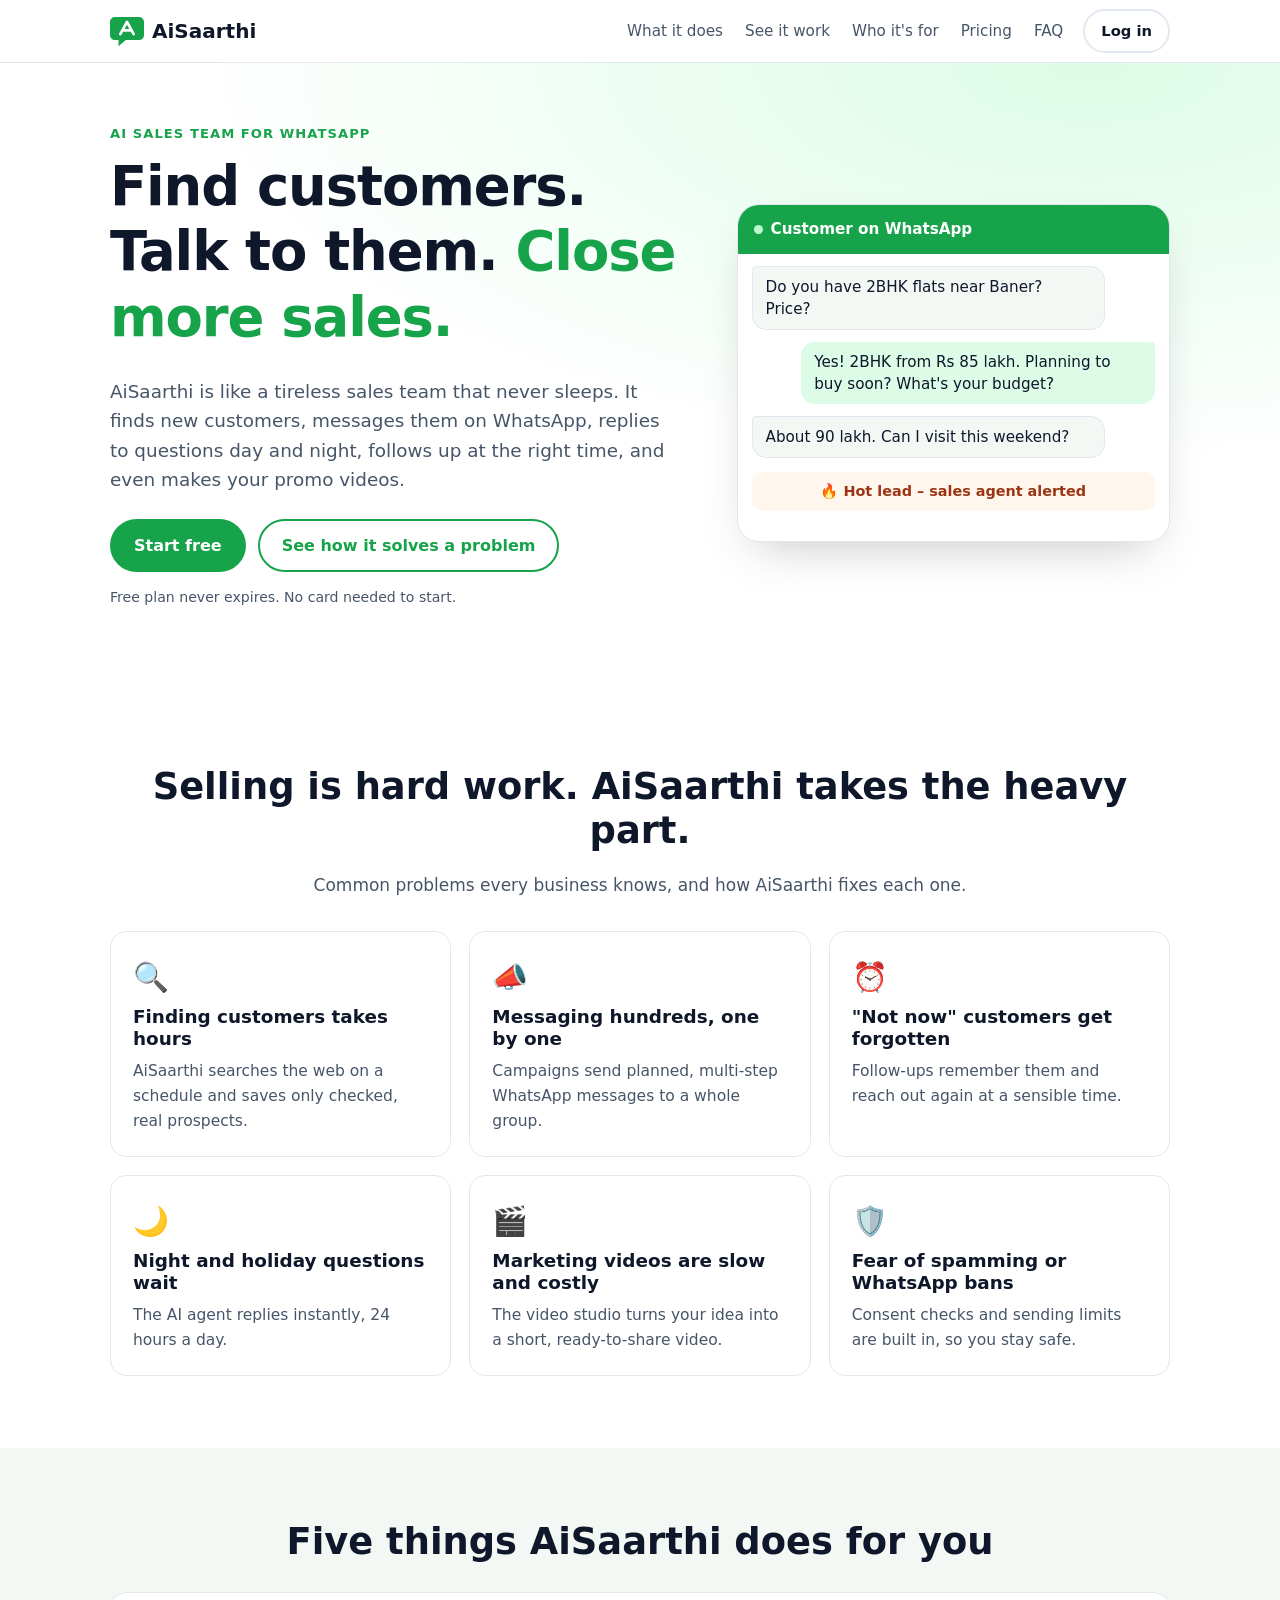
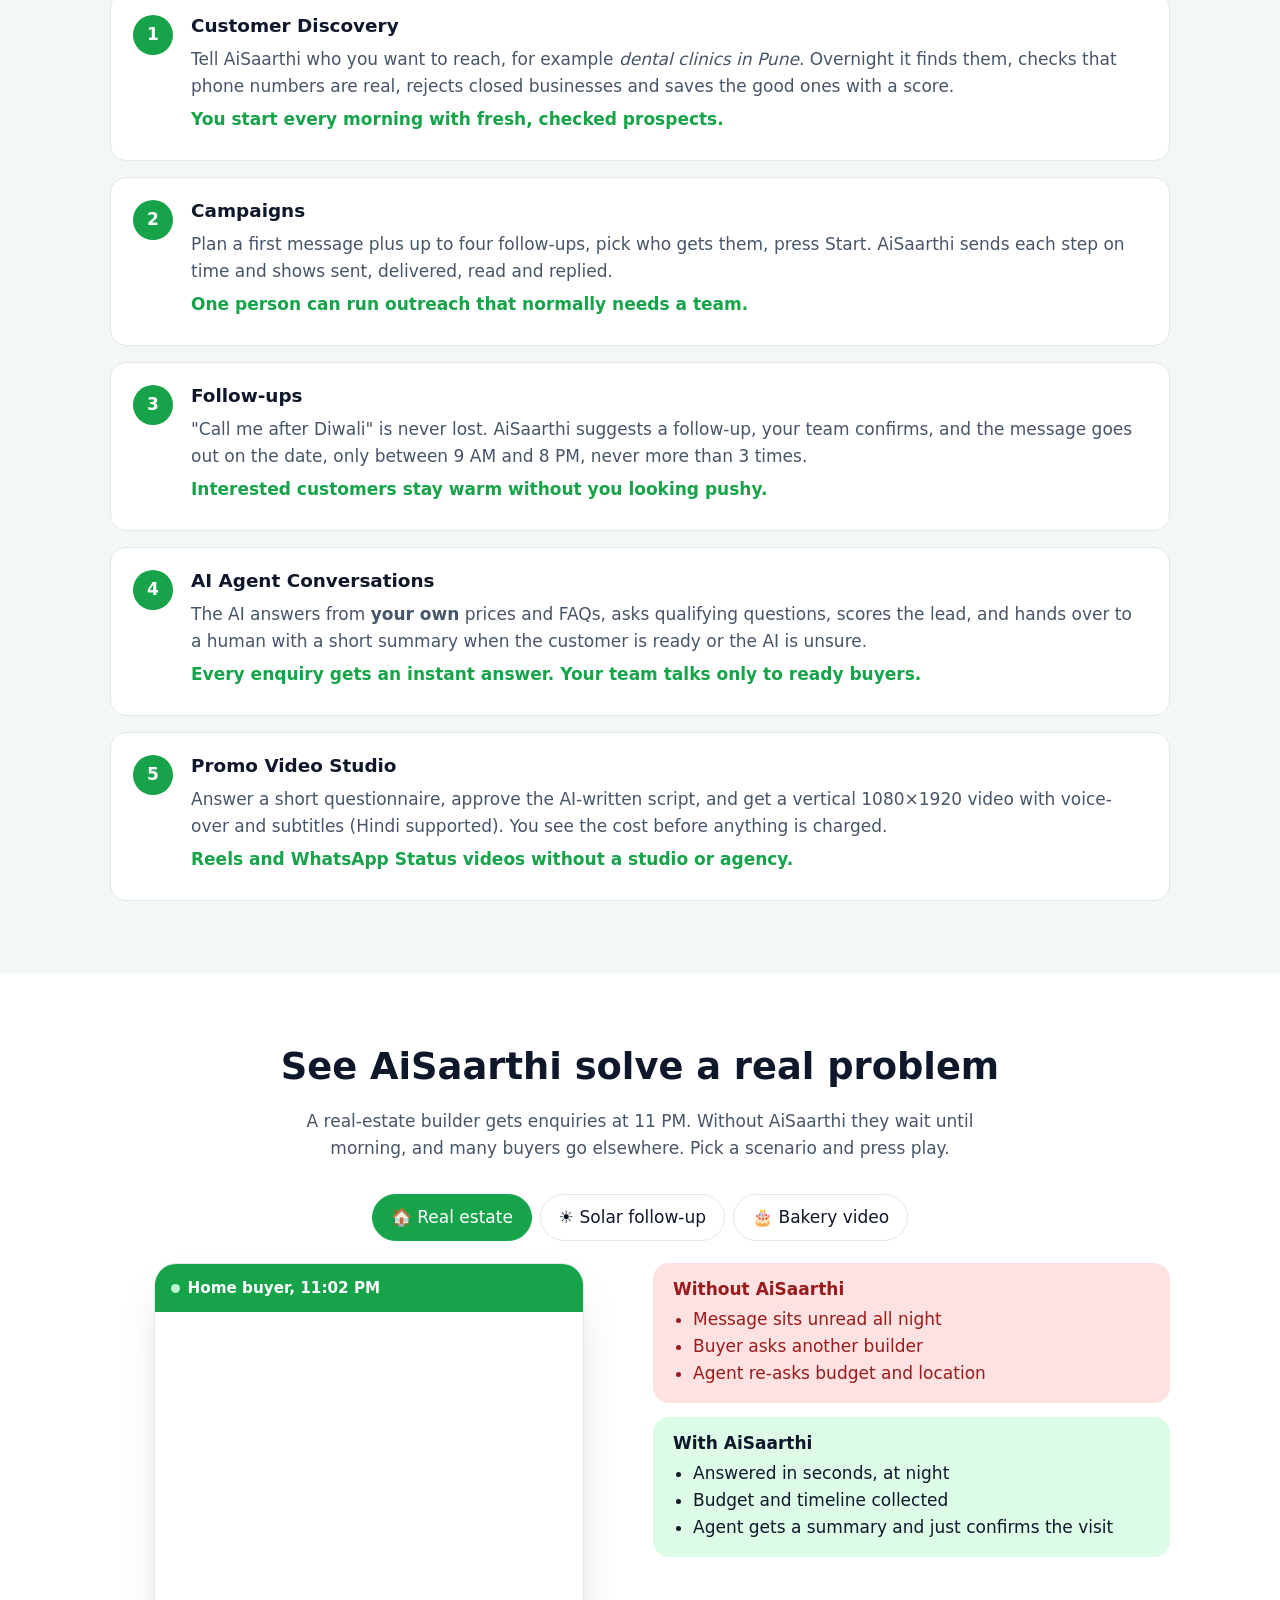
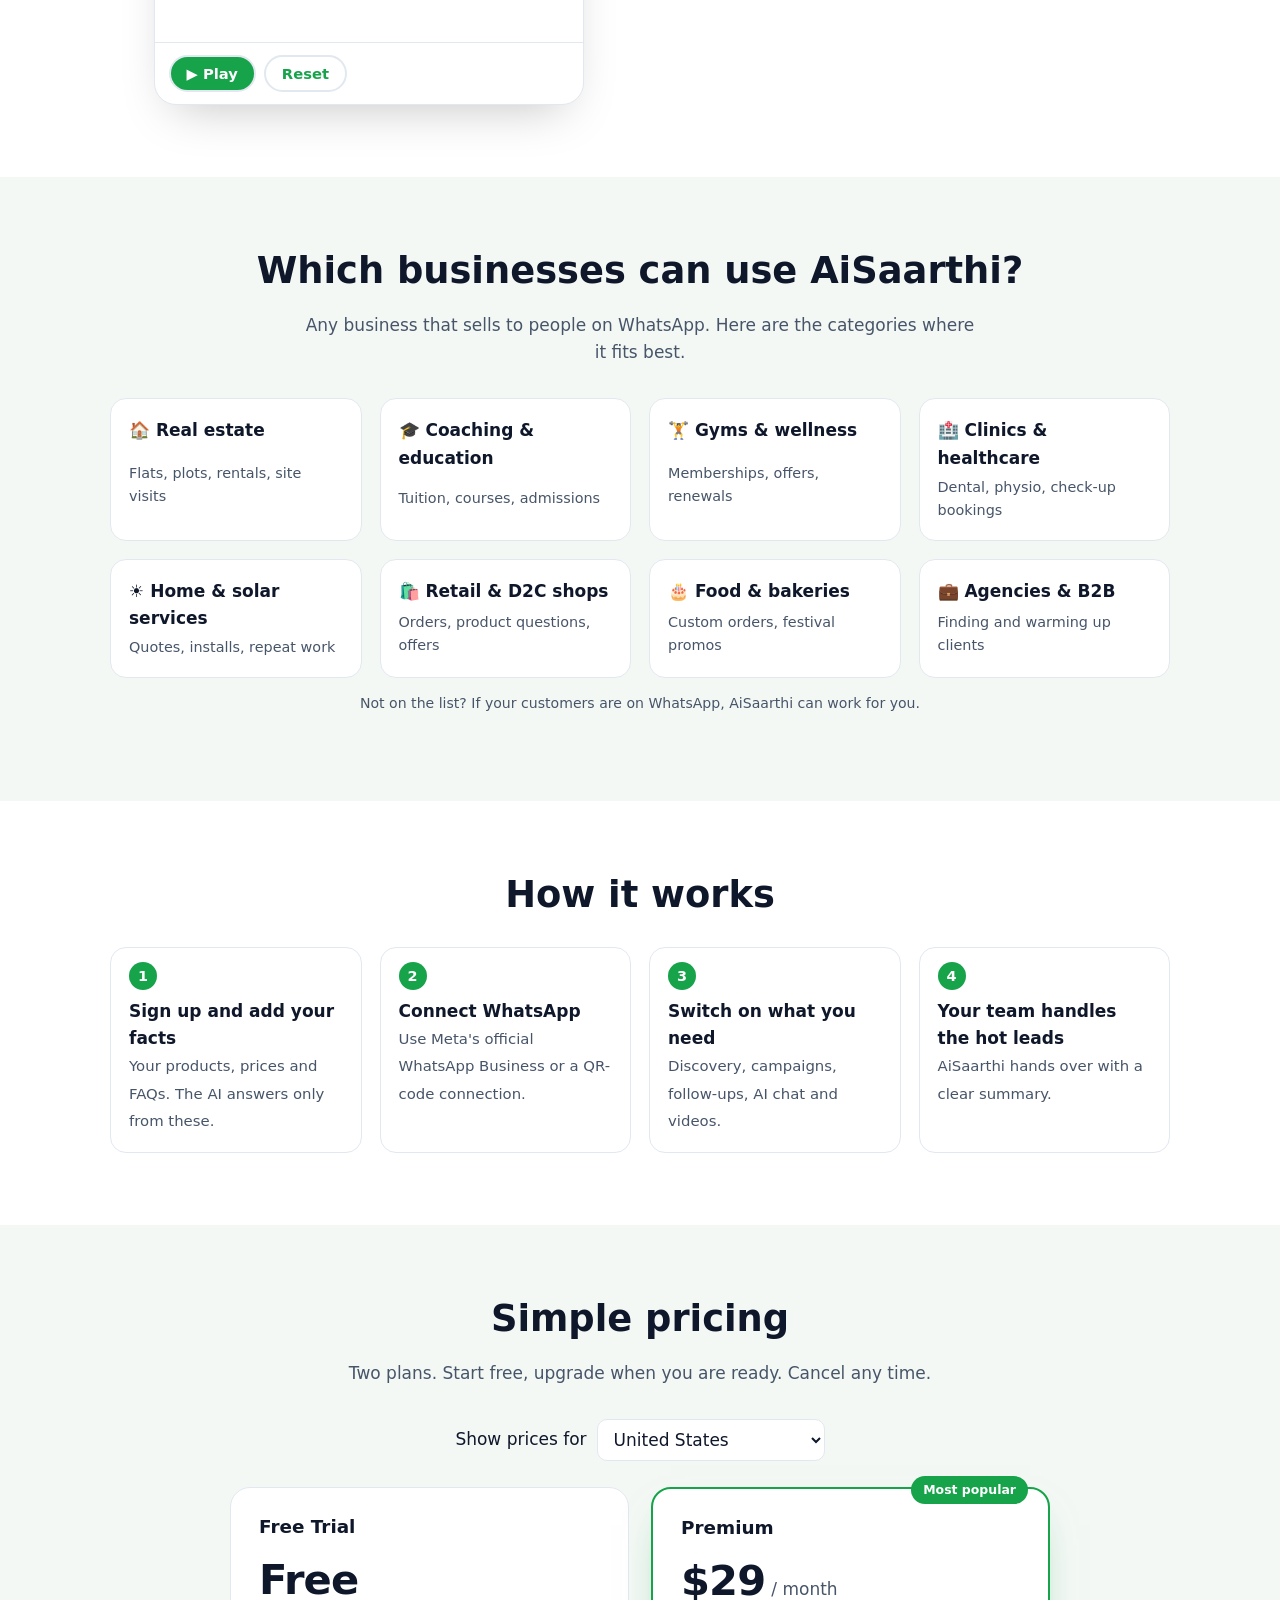
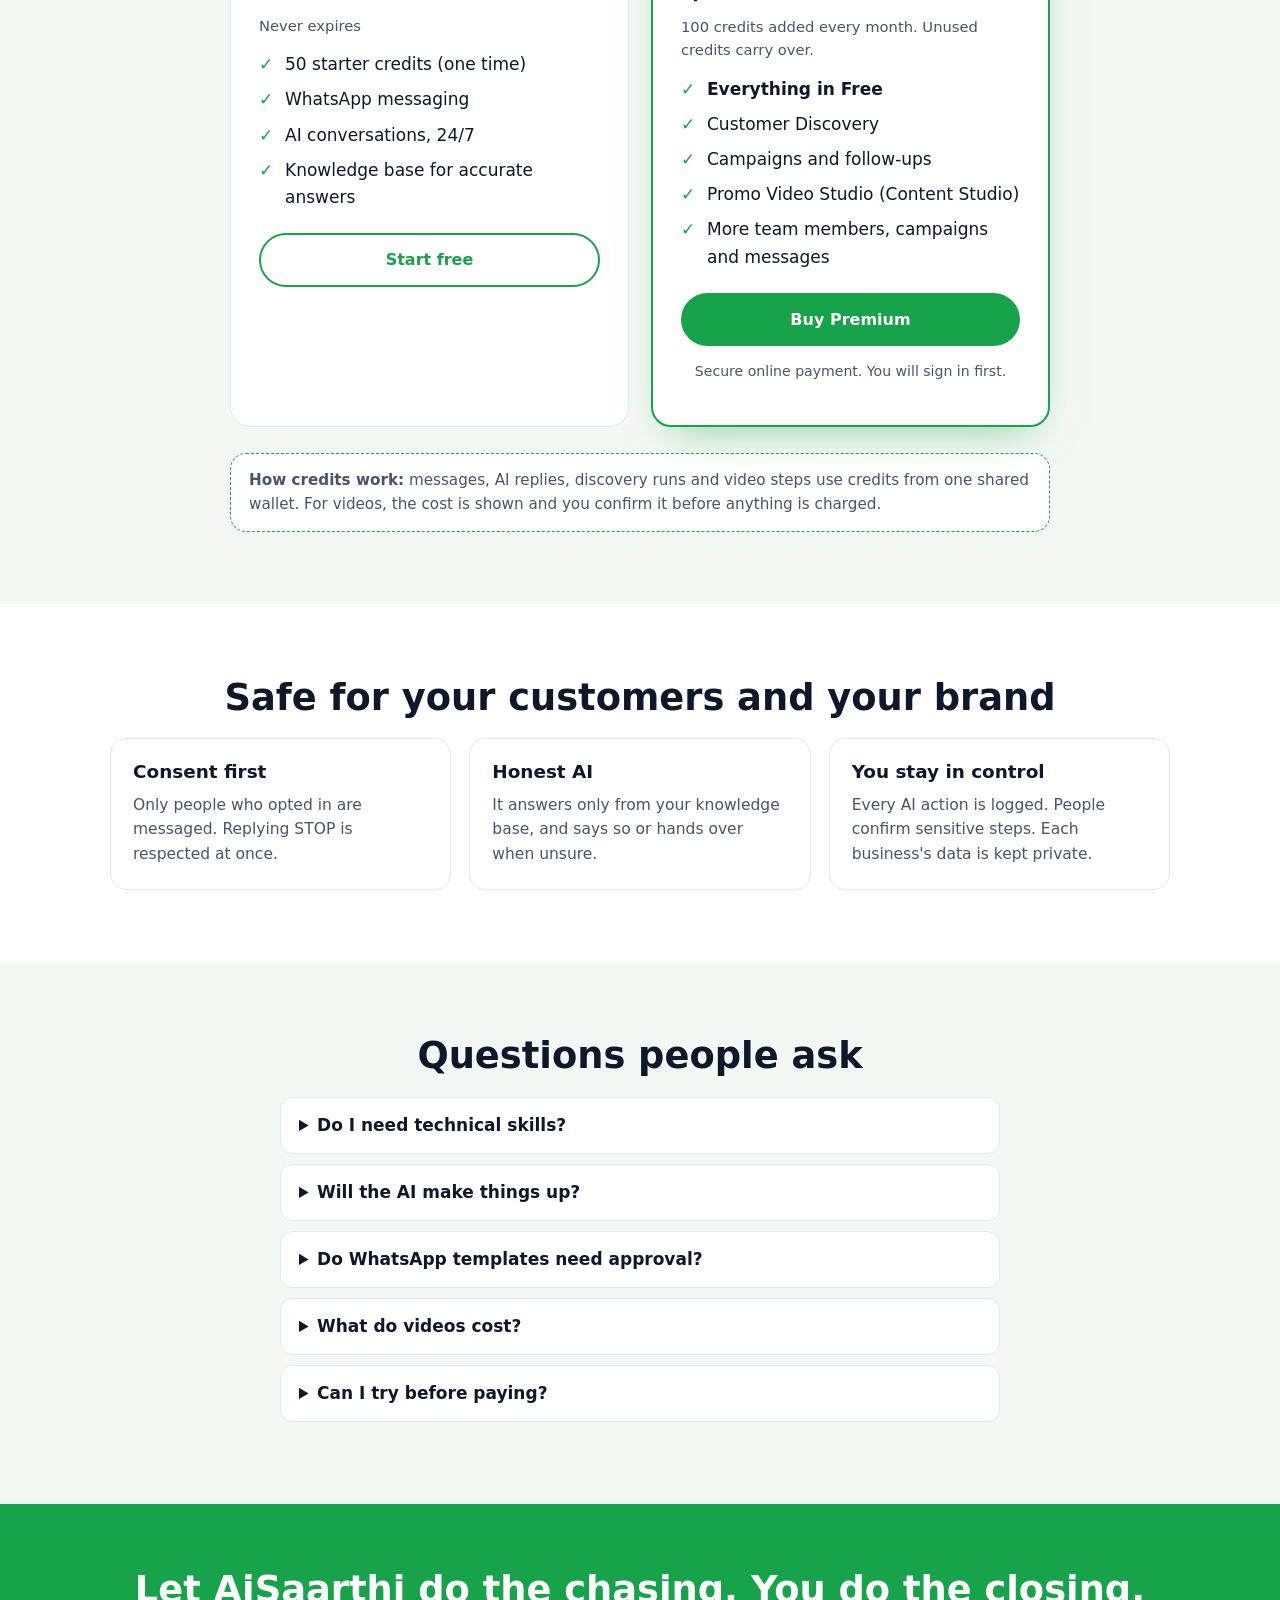
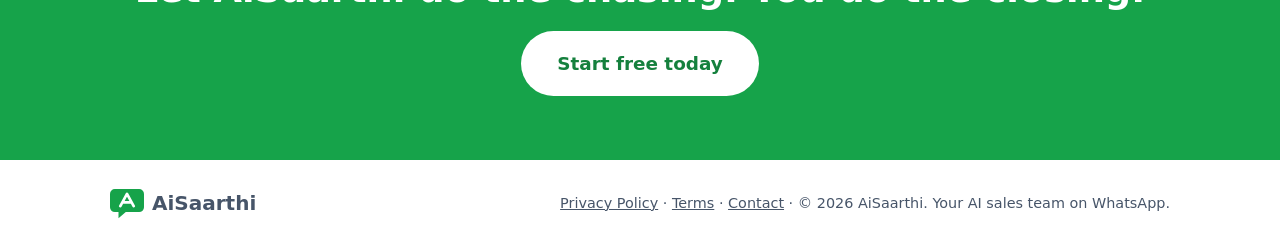
<file: index.html>
<!doctype html>
<html lang="en">
<head>
<meta charset="utf-8">
<meta name="viewport" content="width=device-width, initial-scale=1">
<title>AiSaarthi – Your AI sales team on WhatsApp</title>
<meta name="description" content="AiSaarthi finds customers, messages them on WhatsApp, follows up at the right time, answers questions 24/7 and makes promo videos.">
<link rel="icon" type="image/svg+xml" href="logos/logo-mark.svg">
<link rel="stylesheet" href="style.css">
</head>
<body>

<header class="nav">
  <div class="wrap nav-in">
    <a href="#top" class="logo"><img class="logo-mark" src="logos/logo-mark.svg" alt="" width="34" height="34">AiSaarthi</a>
    <nav class="links" id="links">
      <a href="#features">What it does</a>
      <a href="#example">See it work</a>
      <a href="#who">Who it's for</a>
      <a href="#pricing">Pricing</a>
      <a href="#faq">FAQ</a>
    </nav>
    <a class="btn btn-small" data-app="login" href="#">Log in</a>
    <button class="burger" id="burger" aria-label="Menu" aria-expanded="false"><span></span><span></span><span></span></button>
  </div>
</header>

<main id="top">

<!-- HERO -->
<section class="hero">
  <div class="wrap hero-in">
    <div class="hero-text">
      <p class="eyebrow">AI sales team for WhatsApp</p>
      <h1>Find customers. Talk to them. <span class="hl">Close more sales.</span></h1>
      <p class="lead">AiSaarthi is like a tireless sales team that never sleeps. It finds new customers, messages them on WhatsApp, replies to questions day and night, follows up at the right time, and even makes your promo videos.</p>
      <div class="cta-row">
        <a class="btn btn-primary" data-app="signup" href="#">Start free</a>
        <a class="btn btn-ghost" href="#example">See how it solves a problem</a>
      </div>
      <p class="fine">Free plan never expires. No card needed to start.</p>
    </div>
    <div class="hero-card" aria-hidden="true">
      <div class="chat-top"><span class="dot"></span> Customer on WhatsApp</div>
      <div class="bubble in">Do you have 2BHK flats near Baner? Price?</div>
      <div class="bubble out">Yes! 2BHK from Rs 85 lakh. Planning to buy soon? What's your budget?</div>
      <div class="bubble in">About 90 lakh. Can I visit this weekend?</div>
      <div class="tag-hot">🔥 Hot lead – sales agent alerted</div>
    </div>
  </div>
</section>

<!-- PROBLEMS -->
<section class="section" id="problems">
  <div class="wrap">
    <h2>Selling is hard work. AiSaarthi takes the heavy part.</h2>
    <p class="sub">Common problems every business knows, and how AiSaarthi fixes each one.</p>
    <div class="grid g3">
      <div class="card"><div class="ic">🔍</div><h3>Finding customers takes hours</h3><p>AiSaarthi searches the web on a schedule and saves only checked, real prospects.</p></div>
      <div class="card"><div class="ic">📣</div><h3>Messaging hundreds, one by one</h3><p>Campaigns send planned, multi-step WhatsApp messages to a whole group.</p></div>
      <div class="card"><div class="ic">⏰</div><h3>"Not now" customers get forgotten</h3><p>Follow-ups remember them and reach out again at a sensible time.</p></div>
      <div class="card"><div class="ic">🌙</div><h3>Night and holiday questions wait</h3><p>The AI agent replies instantly, 24 hours a day.</p></div>
      <div class="card"><div class="ic">🎬</div><h3>Marketing videos are slow and costly</h3><p>The video studio turns your idea into a short, ready-to-share video.</p></div>
      <div class="card"><div class="ic">🛡️</div><h3>Fear of spamming or WhatsApp bans</h3><p>Consent checks and sending limits are built in, so you stay safe.</p></div>
    </div>
  </div>
</section>

<!-- FEATURES -->
<section class="section alt" id="features">
  <div class="wrap">
    <h2>Five things AiSaarthi does for you</h2>
    <div class="feat">
      <article class="feat-item">
        <span class="num">1</span>
        <div>
          <h3>Customer Discovery</h3>
          <p>Tell AiSaarthi who you want to reach, for example <em>dental clinics in Pune</em>. Overnight it finds them, checks that phone numbers are real, rejects closed businesses and saves the good ones with a score.</p>
          <p class="win">You start every morning with fresh, checked prospects.</p>
        </div>
      </article>
      <article class="feat-item">
        <span class="num">2</span>
        <div>
          <h3>Campaigns</h3>
          <p>Plan a first message plus up to four follow-ups, pick who gets them, press Start. AiSaarthi sends each step on time and shows sent, delivered, read and replied.</p>
          <p class="win">One person can run outreach that normally needs a team.</p>
        </div>
      </article>
      <article class="feat-item">
        <span class="num">3</span>
        <div>
          <h3>Follow-ups</h3>
          <p>"Call me after Diwali" is never lost. AiSaarthi suggests a follow-up, your team confirms, and the message goes out on the date, only between 9 AM and 8 PM, never more than 3 times.</p>
          <p class="win">Interested customers stay warm without you looking pushy.</p>
        </div>
      </article>
      <article class="feat-item">
        <span class="num">4</span>
        <div>
          <h3>AI Agent Conversations</h3>
          <p>The AI answers from <strong>your own</strong> prices and FAQs, asks qualifying questions, scores the lead, and hands over to a human with a short summary when the customer is ready or the AI is unsure.</p>
          <p class="win">Every enquiry gets an instant answer. Your team talks only to ready buyers.</p>
        </div>
      </article>
      <article class="feat-item">
        <span class="num">5</span>
        <div>
          <h3>Promo Video Studio</h3>
          <p>Answer a short questionnaire, approve the AI-written script, and get a vertical 1080×1920 video with voice-over and subtitles (Hindi supported). You see the cost before anything is charged.</p>
          <p class="win">Reels and WhatsApp Status videos without a studio or agency.</p>
        </div>
      </article>
    </div>
  </div>
</section>

<!-- EXAMPLE / PROBLEM SOLVER -->
<section class="section" id="example">
  <div class="wrap">
    <h2>See AiSaarthi solve a real problem</h2>
    <p class="sub">A real-estate builder gets enquiries at 11 PM. Without AiSaarthi they wait until morning, and many buyers go elsewhere. Pick a scenario and press play.</p>

    <div class="tabs" role="tablist">
      <button class="tab on" data-scn="estate" role="tab">🏠 Real estate</button>
      <button class="tab" data-scn="solar" role="tab">☀️ Solar follow-up</button>
      <button class="tab" data-scn="bakery" role="tab">🎂 Bakery video</button>
    </div>

    <div class="demo">
      <div class="phone">
        <div class="chat-top"><span class="dot"></span><span id="demoTitle">Customer on WhatsApp</span></div>
        <div class="chat" id="chat" aria-live="polite"></div>
        <div class="demo-actions">
          <button class="btn btn-primary btn-small" id="play">▶ Play</button>
          <button class="btn btn-ghost btn-small" id="reset">Reset</button>
        </div>
      </div>
      <div class="side">
        <div class="ba bad"><h4>Without AiSaarthi</h4><ul id="beforeList"></ul></div>
        <div class="ba good"><h4>With AiSaarthi</h4><ul id="afterList"></ul></div>
        <div class="summary" id="summary" hidden>
          <h4>📋 Handoff summary for your agent</h4>
          <dl id="summaryBody"></dl>
        </div>
      </div>
    </div>
  </div>
</section>

<!-- WHO -->
<section class="section alt" id="who">
  <div class="wrap">
    <h2>Which businesses can use AiSaarthi?</h2>
    <p class="sub">Any business that sells to people on WhatsApp. Here are the categories where it fits best.</p>
    <div class="grid g4 cats">
      <div class="cat"><b>🏠 Real estate</b><span>Flats, plots, rentals, site visits</span></div>
      <div class="cat"><b>🎓 Coaching &amp; education</b><span>Tuition, courses, admissions</span></div>
      <div class="cat"><b>🏋️ Gyms &amp; wellness</b><span>Memberships, offers, renewals</span></div>
      <div class="cat"><b>🏥 Clinics &amp; healthcare</b><span>Dental, physio, check-up bookings</span></div>
      <div class="cat"><b>☀️ Home &amp; solar services</b><span>Quotes, installs, repeat work</span></div>
      <div class="cat"><b>🛍️ Retail &amp; D2C shops</b><span>Orders, product questions, offers</span></div>
      <div class="cat"><b>🎂 Food &amp; bakeries</b><span>Custom orders, festival promos</span></div>
      <div class="cat"><b>💼 Agencies &amp; B2B</b><span>Finding and warming up clients</span></div>
    </div>
    <p class="fine center">Not on the list? If your customers are on WhatsApp, AiSaarthi can work for you.</p>
  </div>
</section>

<!-- HOW -->
<section class="section" id="how">
  <div class="wrap">
    <h2>How it works</h2>
    <ol class="steps">
      <li><b>Sign up and add your facts</b><span>Your products, prices and FAQs. The AI answers only from these.</span></li>
      <li><b>Connect WhatsApp</b><span>Use Meta's official WhatsApp Business or a QR-code connection.</span></li>
      <li><b>Switch on what you need</b><span>Discovery, campaigns, follow-ups, AI chat and videos.</span></li>
      <li><b>Your team handles the hot leads</b><span>AiSaarthi hands over with a clear summary.</span></li>
    </ol>
  </div>
</section>

<!-- PRICING -->
<section class="section alt" id="pricing">
  <div class="wrap">
    <h2>Simple pricing</h2>
    <p class="sub">Two plans. Start free, upgrade when you are ready. Cancel any time.</p>

    <div class="region">
      <label for="country">Show prices for</label>
      <select id="country"></select>
    </div>

    <div class="plans">
      <div class="plan">
        <h3>Free Trial</h3>
        <p class="price"><span class="amt">Free</span></p>
        <p class="per">Never expires</p>
        <ul>
          <li>50 starter credits (one time)</li>
          <li>WhatsApp messaging</li>
          <li>AI conversations, 24/7</li>
          <li>Knowledge base for accurate answers</li>
        </ul>
        <a class="btn btn-ghost block" data-app="signup" href="#">Start free</a>
      </div>

      <div class="plan featured">
        <span class="ribbon">Most popular</span>
        <h3>Premium</h3>
        <p class="price"><span class="amt" id="premiumPrice">$29</span><span class="per-in">/ month</span></p>
        <p class="per" id="premiumNote">100 credits added every month. Unused credits carry over.</p>
        <ul>
          <li><b>Everything in Free</b></li>
          <li>Customer Discovery</li>
          <li>Campaigns and follow-ups</li>
          <li>Promo Video Studio (Content Studio)</li>
          <li>More team members, campaigns and messages</li>
        </ul>
        <a class="btn btn-primary block" id="buy" data-app="checkout" href="#">Buy Premium</a>
        <p class="fine center">Secure online payment. You will sign in first.</p>
      </div>
    </div>

    <div class="note">
      <b>How credits work:</b> messages, AI replies, discovery runs and video steps use credits from one shared wallet. For videos, the cost is shown and you confirm it before anything is charged.
    </div>
  </div>
</section>

<!-- TRUST -->
<section class="section" id="safe">
  <div class="wrap">
    <h2>Safe for your customers and your brand</h2>
    <div class="grid g3">
      <div class="card"><h3>Consent first</h3><p>Only people who opted in are messaged. Replying STOP is respected at once.</p></div>
      <div class="card"><h3>Honest AI</h3><p>It answers only from your knowledge base, and says so or hands over when unsure.</p></div>
      <div class="card"><h3>You stay in control</h3><p>Every AI action is logged. People confirm sensitive steps. Each business's data is kept private.</p></div>
    </div>
  </div>
</section>

<!-- FAQ -->
<section class="section alt" id="faq">
  <div class="wrap narrow">
    <h2>Questions people ask</h2>
    <details><summary>Do I need technical skills?</summary><p>No. You fill in forms and approve things on screen. AiSaarthi does the rest.</p></details>
    <details><summary>Will the AI make things up?</summary><p>It answers only from the prices and FAQs you give it. If it does not know, it says so or passes the chat to your team. Keep your facts up to date for the best results.</p></details>
    <details><summary>Do WhatsApp templates need approval?</summary><p>Yes. WhatsApp requires Meta to approve templates for messages you start. This can take some time, so set them up early.</p></details>
    <details><summary>What do videos cost?</summary><p>Video and voice generation use outside paid services, so cost depends on length. You see the estimate first and confirm. A free test mode lets you try the whole flow.</p></details>
    <details><summary>Can I try before paying?</summary><p>Yes. The Free Trial never expires. We suggest a small trial run before a full launch.</p></details>
  </div>
</section>

<!-- FINAL CTA -->
<section class="final">
  <div class="wrap">
    <h2>Let AiSaarthi do the chasing. You do the closing.</h2>
    <a class="btn btn-primary btn-big" data-app="signup" href="#">Start free today</a>
  </div>
</section>

</main>

<footer class="foot">
  <div class="wrap foot-in">
    <span class="logo"><img class="logo-mark" src="logos/logo-mark.svg" alt="" width="34" height="34">AiSaarthi</span>
    <span><a href="privacy.html">Privacy Policy</a> · <a href="terms.html">Terms</a> · <a href="contact.html">Contact</a> · © <span id="yr"></span> AiSaarthi. Your AI sales team on WhatsApp.</span>
  </div>
</footer>

<script src="config.js"></script>
<script src="main.js"></script>
</body>
</html>
</file>
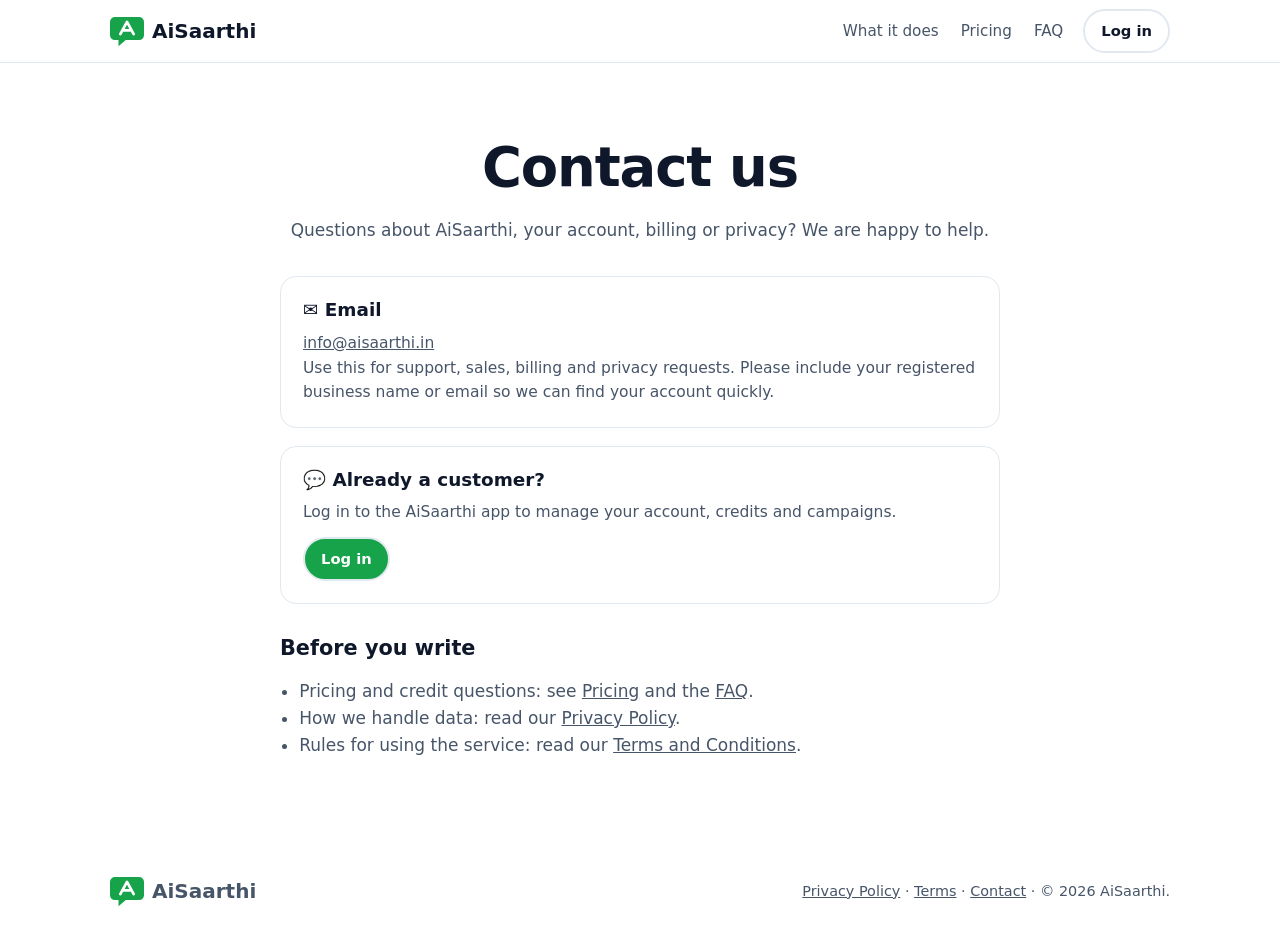
<file: contact.html>
<!doctype html>
<html lang="en">
<head>
<meta charset="utf-8">
<meta name="viewport" content="width=device-width, initial-scale=1">
<title>Contact – AiSaarthi</title>
<meta name="description" content="Get in touch with the AiSaarthi team for support, sales, privacy or billing questions.">
<link rel="icon" type="image/svg+xml" href="logos/logo-mark.svg">
<link rel="stylesheet" href="style.css">
</head>
<body>

<header class="nav">
  <div class="wrap nav-in">
    <a href="index.html" class="logo"><img class="logo-mark" src="logos/logo-mark.svg" alt="" width="34" height="34">AiSaarthi</a>
    <nav class="links" id="links">
      <a href="index.html#features">What it does</a>
      <a href="index.html#pricing">Pricing</a>
      <a href="index.html#faq">FAQ</a>
    </nav>
    <a class="btn btn-small" data-app="login" href="#">Log in</a>
    <button class="burger" id="burger" aria-label="Menu" aria-expanded="false"><span></span><span></span><span></span></button>
  </div>
</header>

<main class="section">
  <div class="wrap narrow legal">
    <h1>Contact us</h1>
    <p class="center">Questions about AiSaarthi, your account, billing or privacy? We are happy to help.</p>

    <div class="grid" style="margin-top:2rem">
      <div class="card">
        <h3>✉️ Email</h3>
        <p><a href="mailto:info@aisaarthi.in">info@aisaarthi.in</a></p>
        <p class="fine">Use this for support, sales, billing and privacy requests. Please include your registered business name or email so we can find your account quickly.</p>
      </div>
      <div class="card">
        <h3>💬 Already a customer?</h3>
        <p>Log in to the AiSaarthi app to manage your account, credits and campaigns.</p>
        <p style="margin-top:12px"><a class="btn btn-primary btn-small" data-app="login" href="#">Log in</a></p>
      </div>
    </div>

    <h2>Before you write</h2>
    <ul>
      <li>Pricing and credit questions: see <a href="index.html#pricing">Pricing</a> and the <a href="index.html#faq">FAQ</a>.</li>
      <li>How we handle data: read our <a href="privacy.html">Privacy Policy</a>.</li>
      <li>Rules for using the service: read our <a href="terms.html">Terms and Conditions</a>.</li>
    </ul>
  </div>
</main>

<footer class="foot">
  <div class="wrap foot-in">
    <span class="logo"><img class="logo-mark" src="logos/logo-mark.svg" alt="" width="34" height="34">AiSaarthi</span>
    <span><a href="privacy.html">Privacy Policy</a> · <a href="terms.html">Terms</a> · <a href="contact.html">Contact</a> · © <span id="yr"></span> AiSaarthi.</span>
  </div>
</footer>

<script src="config.js"></script>
<script>
  document.querySelectorAll("[data-app]").forEach(function (a) {
    var C = window.AiSaarthi;
    a.href = C.APP_URL.replace(/\/$/, "") + (C.PATHS[a.dataset.app] || "/");
  });
  document.getElementById("yr").textContent = new Date().getFullYear();
  var b = document.getElementById("burger"), l = document.getElementById("links");
  b.addEventListener("click", function () { b.setAttribute("aria-expanded", l.classList.toggle("open")); });
</script>
</body>
</html>
</file>
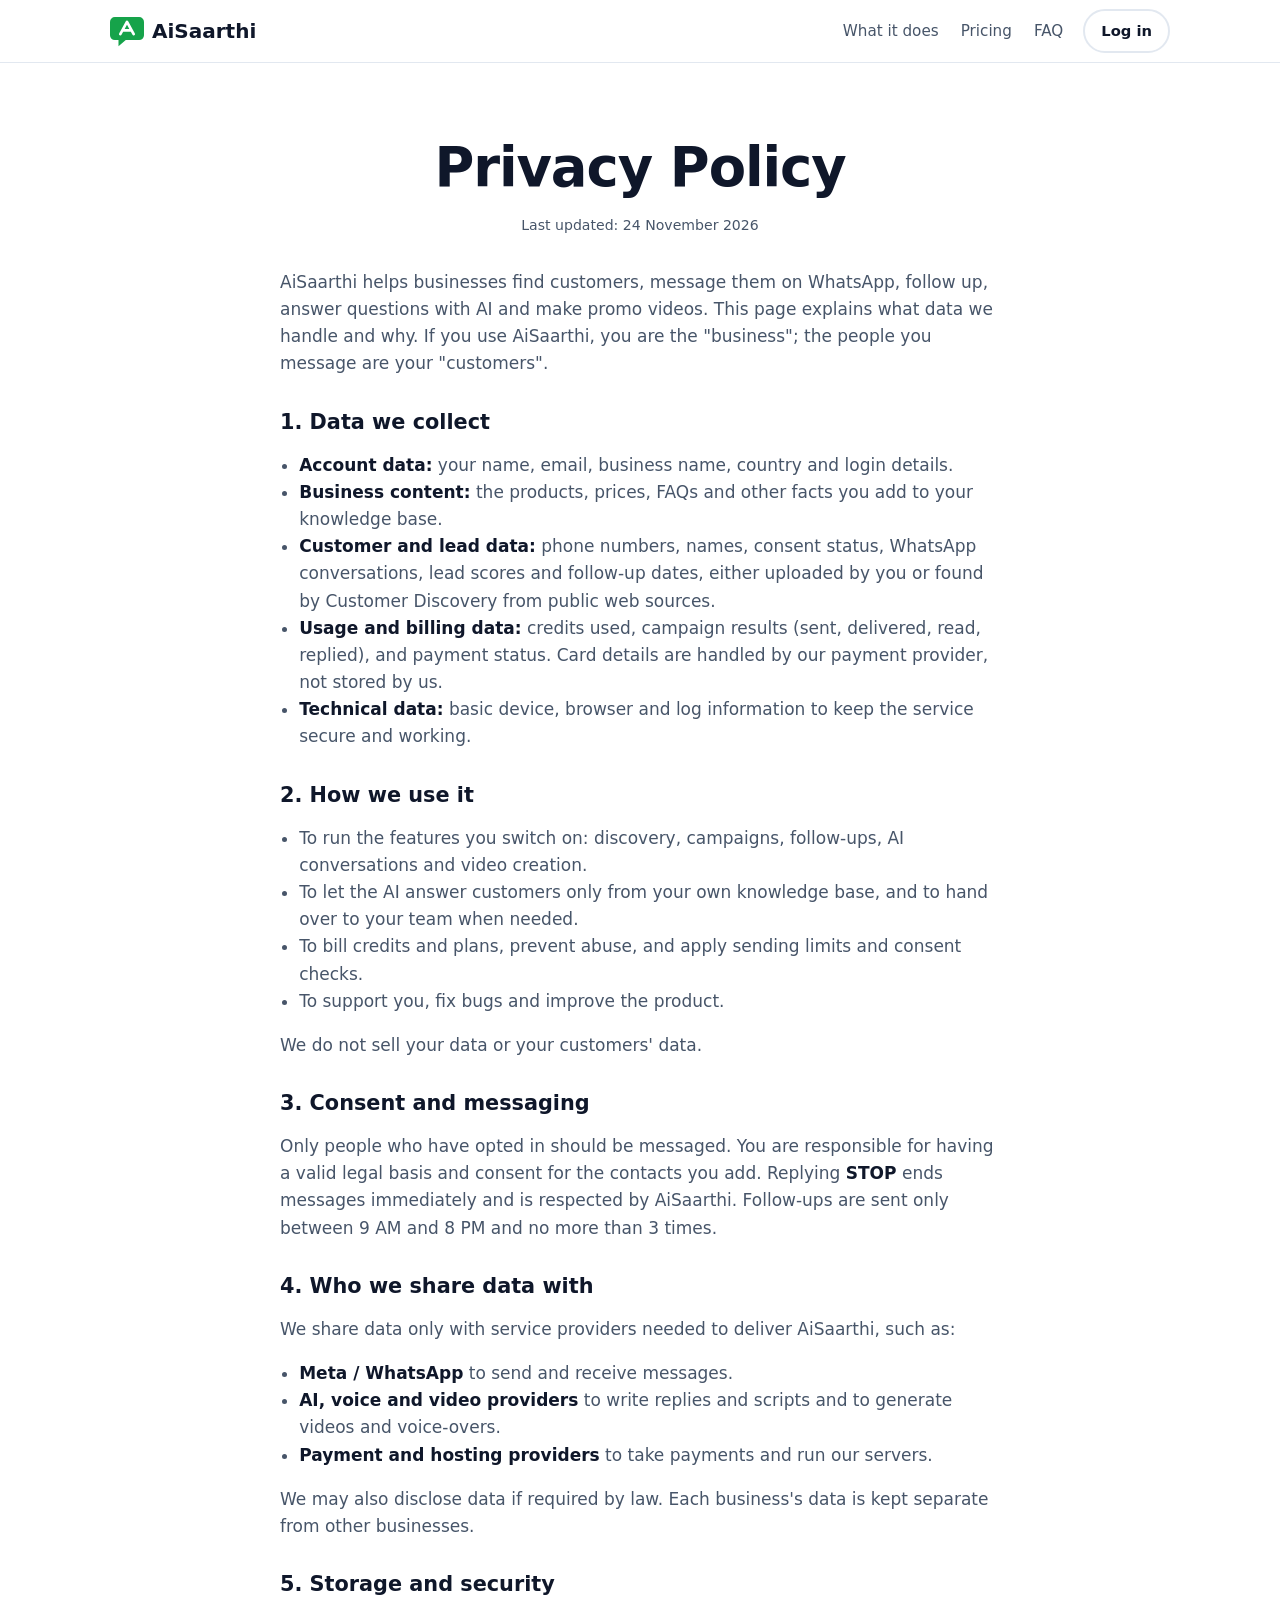
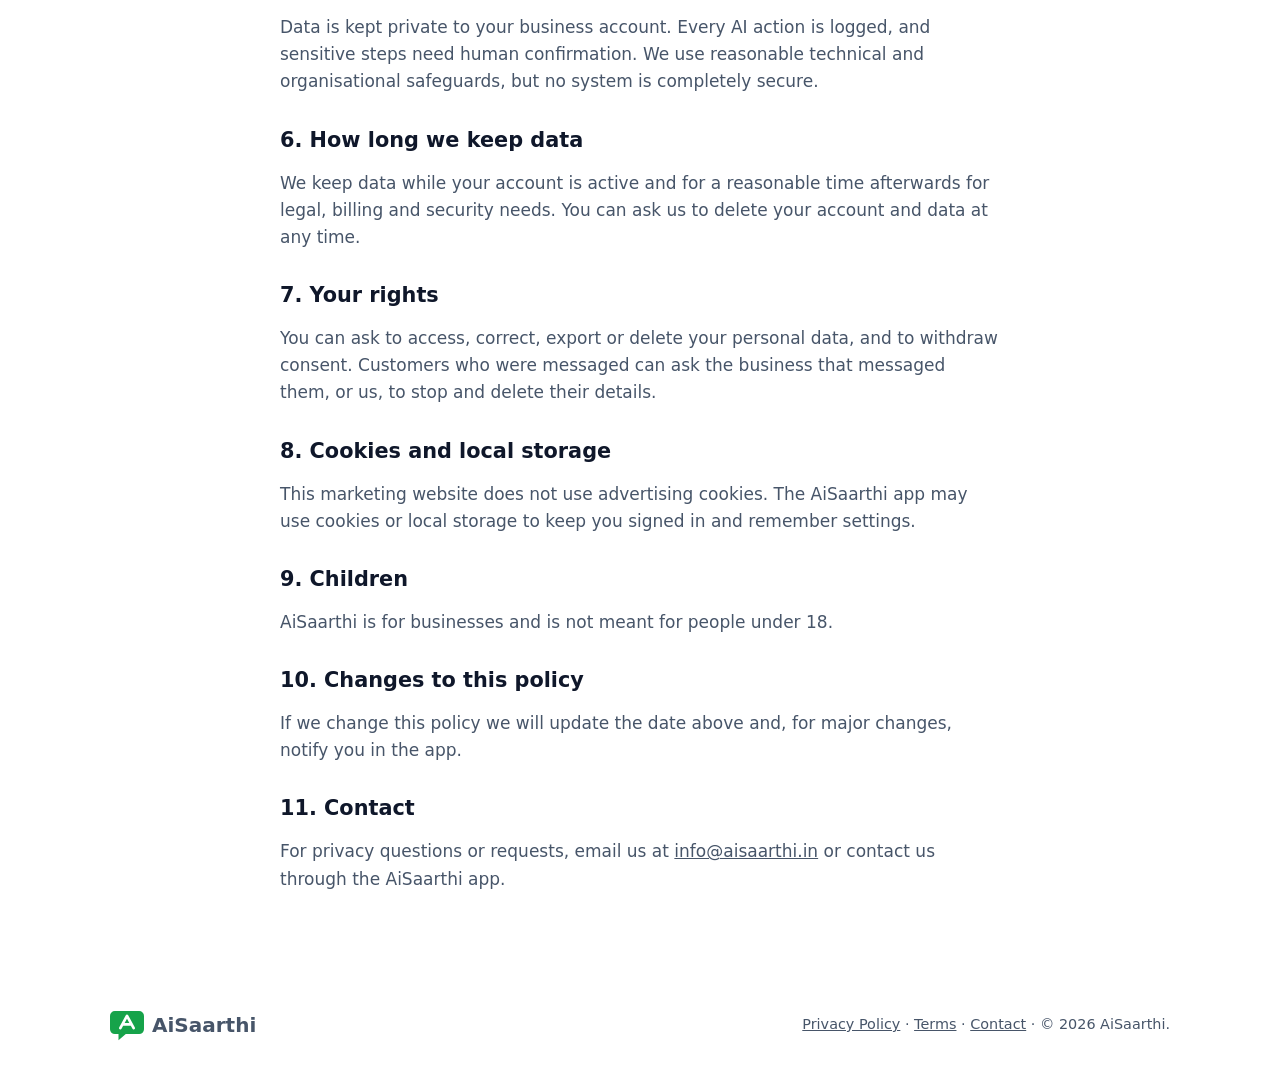
<file: privacy.html>
<!doctype html>
<html lang="en">
<head>
<meta charset="utf-8">
<meta name="viewport" content="width=device-width, initial-scale=1">
<title>Privacy Policy – AiSaarthi</title>
<meta name="description" content="How AiSaarthi collects, uses and protects your data and your customers' data.">
<link rel="icon" type="image/svg+xml" href="logos/logo-mark.svg">
<link rel="stylesheet" href="style.css">
</head>
<body>

<header class="nav">
  <div class="wrap nav-in">
    <a href="index.html" class="logo"><img class="logo-mark" src="logos/logo-mark.svg" alt="" width="34" height="34">AiSaarthi</a>
    <nav class="links" id="links">
      <a href="index.html#features">What it does</a>
      <a href="index.html#pricing">Pricing</a>
      <a href="index.html#faq">FAQ</a>
    </nav>
    <a class="btn btn-small" data-app="login" href="#">Log in</a>
    <button class="burger" id="burger" aria-label="Menu" aria-expanded="false"><span></span><span></span><span></span></button>
  </div>
</header>

<main class="section">
  <div class="wrap narrow legal">
    <h1>Privacy Policy</h1>
    <p class="fine">Last updated: <span id="updated">24 November 2026</span></p>
    <p>AiSaarthi helps businesses find customers, message them on WhatsApp, follow up, answer questions with AI and make promo videos. This page explains what data we handle and why. If you use AiSaarthi, you are the "business"; the people you message are your "customers".</p>

    <h2>1. Data we collect</h2>
    <ul>
      <li><b>Account data:</b> your name, email, business name, country and login details.</li>
      <li><b>Business content:</b> the products, prices, FAQs and other facts you add to your knowledge base.</li>
      <li><b>Customer and lead data:</b> phone numbers, names, consent status, WhatsApp conversations, lead scores and follow-up dates, either uploaded by you or found by Customer Discovery from public web sources.</li>
      <li><b>Usage and billing data:</b> credits used, campaign results (sent, delivered, read, replied), and payment status. Card details are handled by our payment provider, not stored by us.</li>
      <li><b>Technical data:</b> basic device, browser and log information to keep the service secure and working.</li>
    </ul>

    <h2>2. How we use it</h2>
    <ul>
      <li>To run the features you switch on: discovery, campaigns, follow-ups, AI conversations and video creation.</li>
      <li>To let the AI answer customers only from your own knowledge base, and to hand over to your team when needed.</li>
      <li>To bill credits and plans, prevent abuse, and apply sending limits and consent checks.</li>
      <li>To support you, fix bugs and improve the product.</li>
    </ul>
    <p>We do not sell your data or your customers' data.</p>

    <h2>3. Consent and messaging</h2>
    <p>Only people who have opted in should be messaged. You are responsible for having a valid legal basis and consent for the contacts you add. Replying <b>STOP</b> ends messages immediately and is respected by AiSaarthi. Follow-ups are sent only between 9 AM and 8 PM and no more than 3 times.</p>

    <h2>4. Who we share data with</h2>
    <p>We share data only with service providers needed to deliver AiSaarthi, such as:</p>
    <ul>
      <li><b>Meta / WhatsApp</b> to send and receive messages.</li>
      <li><b>AI, voice and video providers</b> to write replies and scripts and to generate videos and voice-overs.</li>
      <li><b>Payment and hosting providers</b> to take payments and run our servers.</li>
    </ul>
    <p>We may also disclose data if required by law. Each business's data is kept separate from other businesses.</p>

    <h2>5. Storage and security</h2>
    <p>Data is kept private to your business account. Every AI action is logged, and sensitive steps need human confirmation. We use reasonable technical and organisational safeguards, but no system is completely secure.</p>

    <h2>6. How long we keep data</h2>
    <p>We keep data while your account is active and for a reasonable time afterwards for legal, billing and security needs. You can ask us to delete your account and data at any time.</p>

    <h2>7. Your rights</h2>
    <p>You can ask to access, correct, export or delete your personal data, and to withdraw consent. Customers who were messaged can ask the business that messaged them, or us, to stop and delete their details.</p>

    <h2>8. Cookies and local storage</h2>
    <p>This marketing website does not use advertising cookies. The AiSaarthi app may use cookies or local storage to keep you signed in and remember settings.</p>

    <h2>9. Children</h2>
    <p>AiSaarthi is for businesses and is not meant for people under 18.</p>

    <h2>10. Changes to this policy</h2>
    <p>If we change this policy we will update the date above and, for major changes, notify you in the app.</p>

    <h2>11. Contact</h2>
    <p>For privacy questions or requests, email us at <a href="mailto:info@aisaarthi.in">info@aisaarthi.in</a> or contact us through the AiSaarthi app.</p>
  </div>
</main>

<footer class="foot">
  <div class="wrap foot-in">
    <span class="logo"><img class="logo-mark" src="logos/logo-mark.svg" alt="" width="34" height="34">AiSaarthi</span>
    <span><a href="privacy.html">Privacy Policy</a> · <a href="terms.html">Terms</a> · <a href="contact.html">Contact</a> · © <span id="yr"></span> AiSaarthi.</span>
  </div>
</footer>

<script src="config.js"></script>
<script>
  document.querySelectorAll("[data-app]").forEach(function (a) {
    var C = window.AiSaarthi;
    a.href = C.APP_URL.replace(/\/$/, "") + (C.PATHS[a.dataset.app] || "/");
  });
  document.getElementById("yr").textContent = new Date().getFullYear();
  var b = document.getElementById("burger"), l = document.getElementById("links");
  b.addEventListener("click", function () { b.setAttribute("aria-expanded", l.classList.toggle("open")); });
</script>
</body>
</html>
</file>
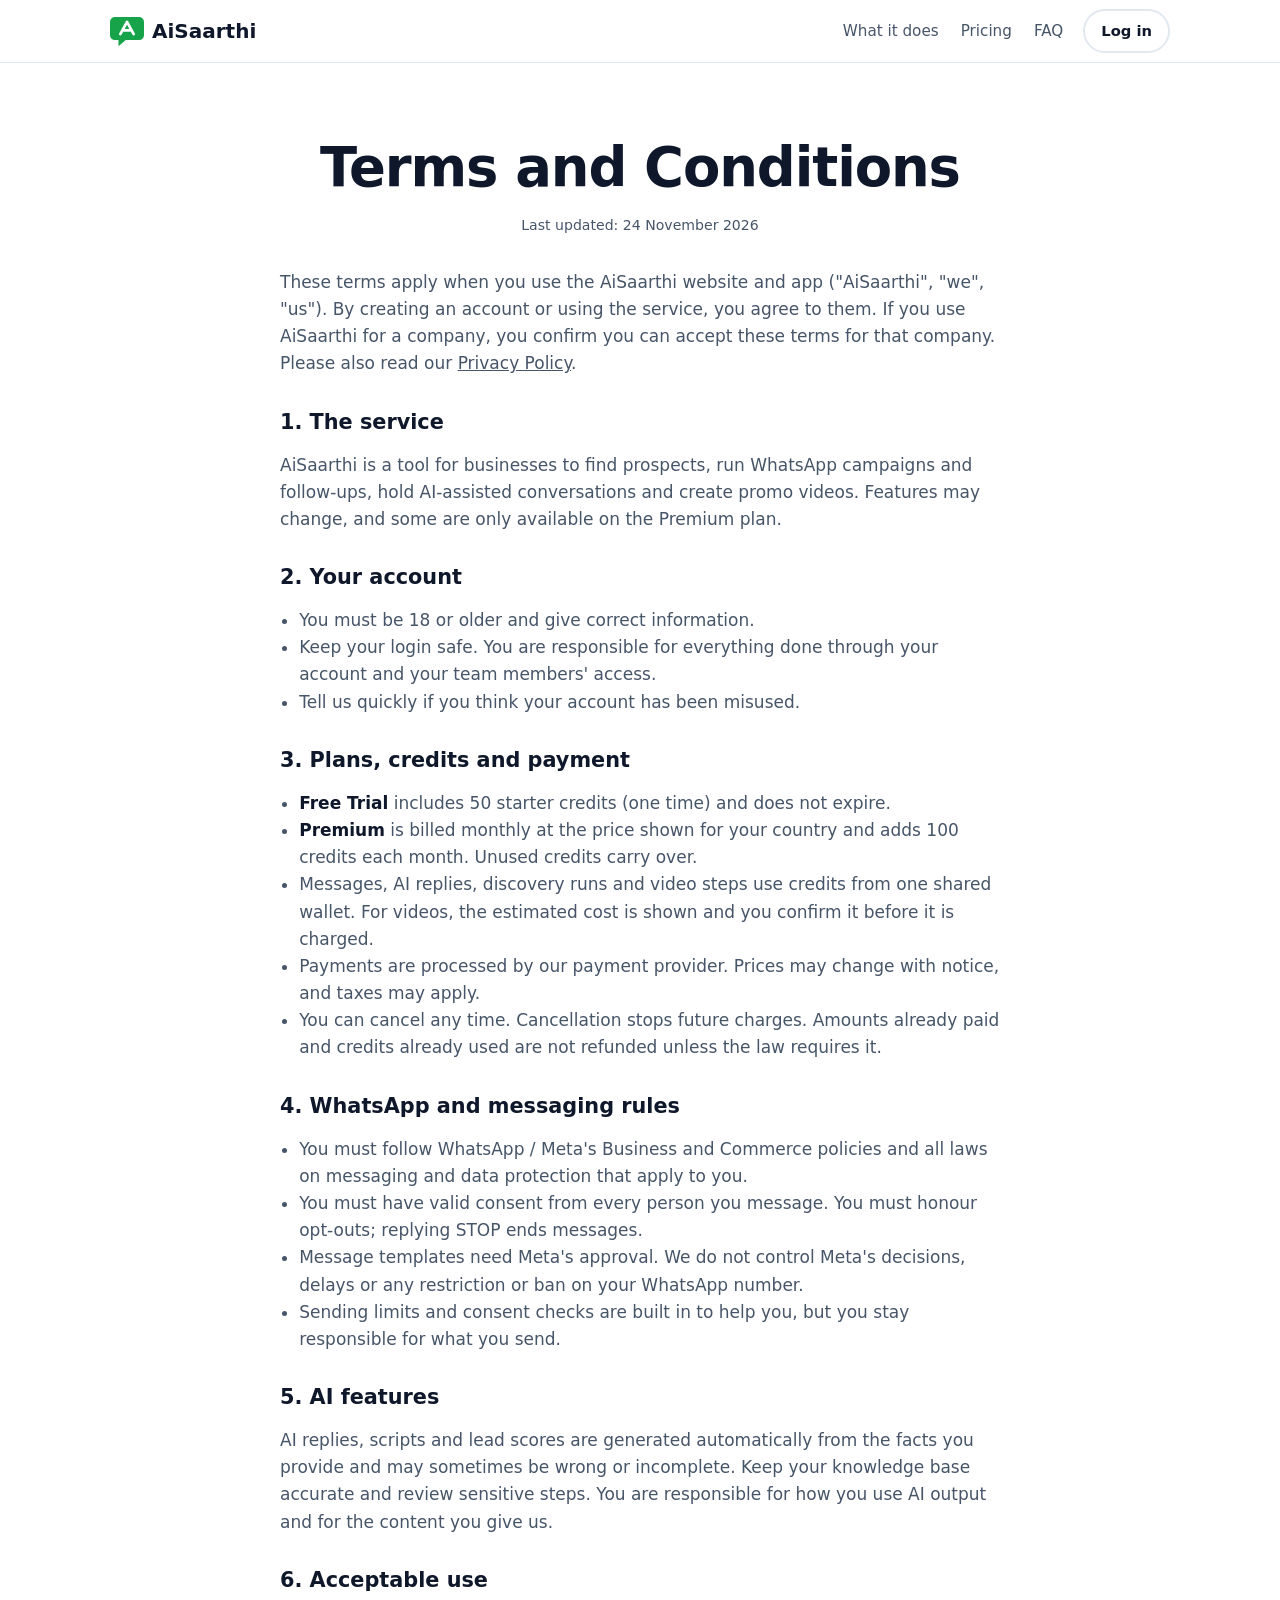
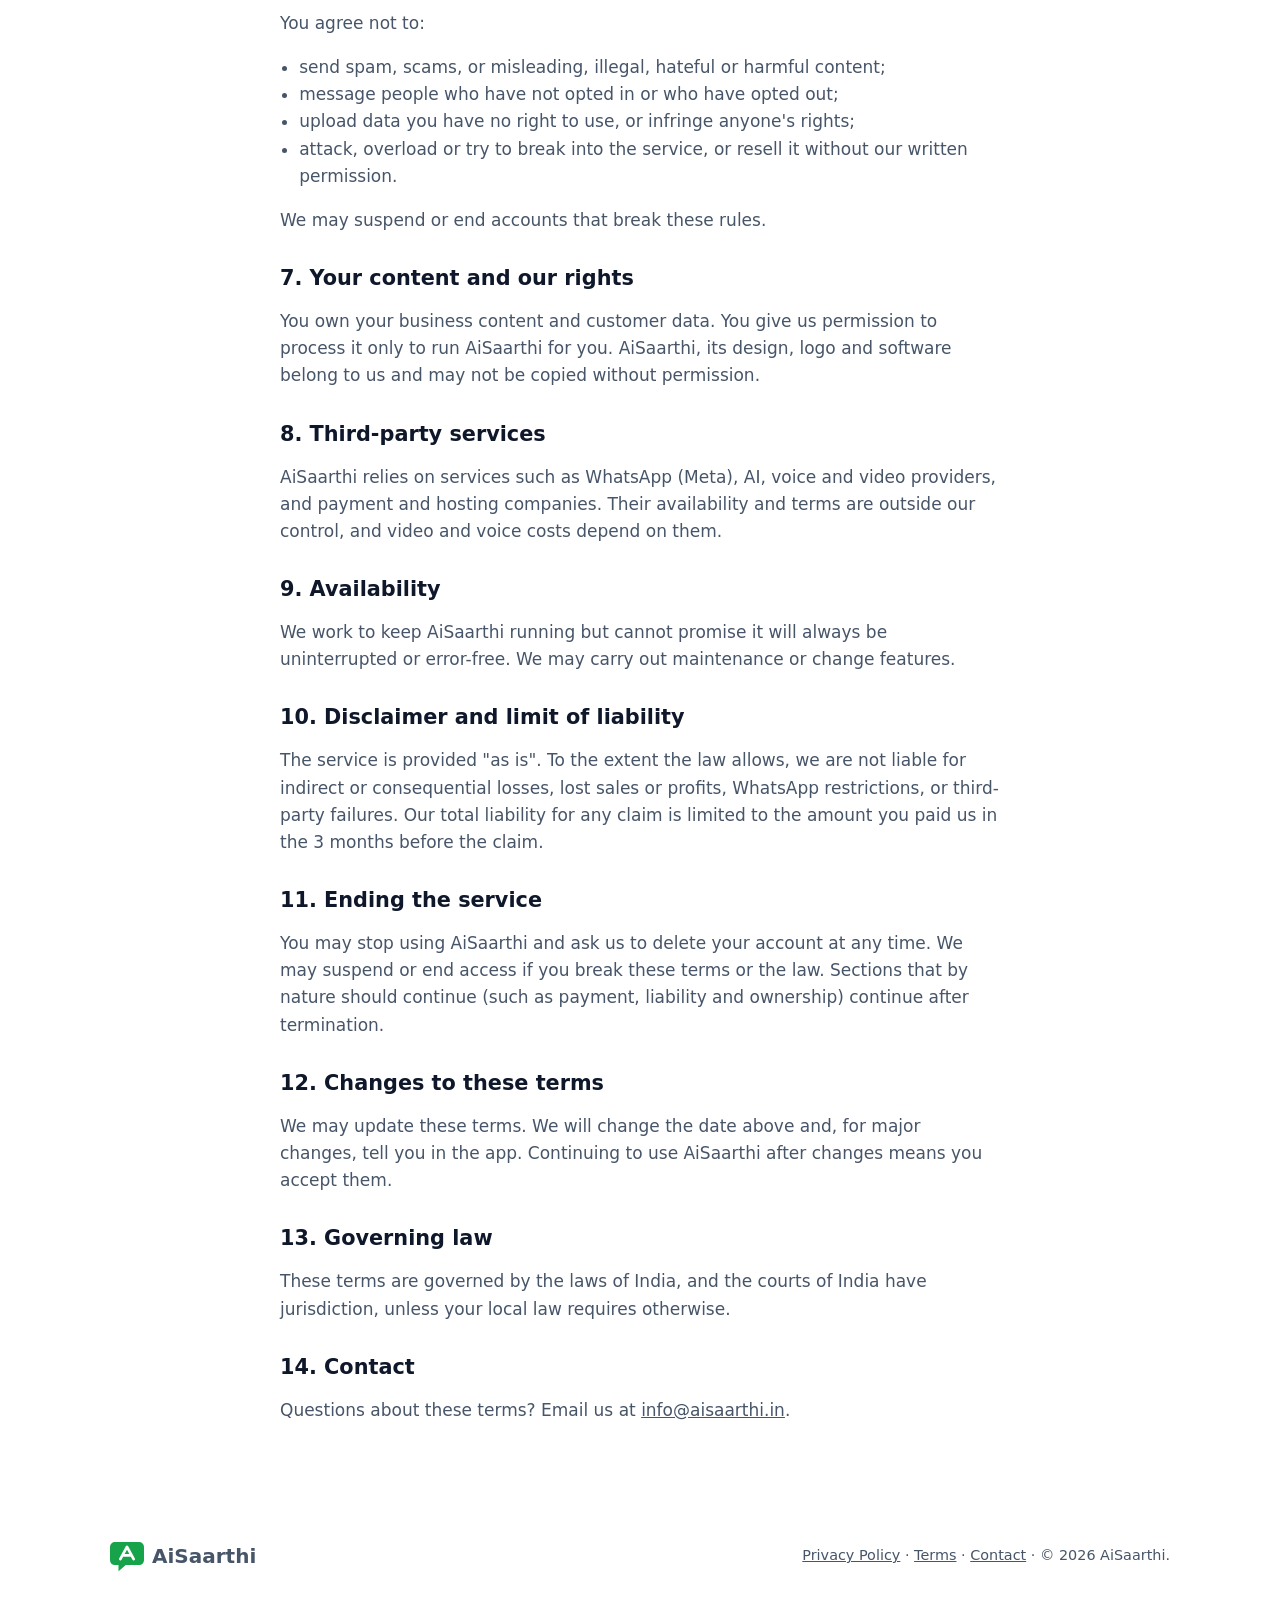
<file: terms.html>
<!doctype html>
<html lang="en">
<head>
<meta charset="utf-8">
<meta name="viewport" content="width=device-width, initial-scale=1">
<title>Terms and Conditions – AiSaarthi</title>
<meta name="description" content="The terms that apply when you use AiSaarthi: plans, credits, WhatsApp rules, AI use and more.">
<link rel="icon" type="image/svg+xml" href="logos/logo-mark.svg">
<link rel="stylesheet" href="style.css">
</head>
<body>

<header class="nav">
  <div class="wrap nav-in">
    <a href="index.html" class="logo"><img class="logo-mark" src="logos/logo-mark.svg" alt="" width="34" height="34">AiSaarthi</a>
    <nav class="links" id="links">
      <a href="index.html#features">What it does</a>
      <a href="index.html#pricing">Pricing</a>
      <a href="index.html#faq">FAQ</a>
    </nav>
    <a class="btn btn-small" data-app="login" href="#">Log in</a>
    <button class="burger" id="burger" aria-label="Menu" aria-expanded="false"><span></span><span></span><span></span></button>
  </div>
</header>

<main class="section">
  <div class="wrap narrow legal">
    <h1>Terms and Conditions</h1>
    <p class="fine">Last updated: 24 November 2026</p>
    <p>These terms apply when you use the AiSaarthi website and app ("AiSaarthi", "we", "us"). By creating an account or using the service, you agree to them. If you use AiSaarthi for a company, you confirm you can accept these terms for that company. Please also read our <a href="privacy.html">Privacy Policy</a>.</p>

    <h2>1. The service</h2>
    <p>AiSaarthi is a tool for businesses to find prospects, run WhatsApp campaigns and follow-ups, hold AI-assisted conversations and create promo videos. Features may change, and some are only available on the Premium plan.</p>

    <h2>2. Your account</h2>
    <ul>
      <li>You must be 18 or older and give correct information.</li>
      <li>Keep your login safe. You are responsible for everything done through your account and your team members' access.</li>
      <li>Tell us quickly if you think your account has been misused.</li>
    </ul>

    <h2>3. Plans, credits and payment</h2>
    <ul>
      <li><b>Free Trial</b> includes 50 starter credits (one time) and does not expire.</li>
      <li><b>Premium</b> is billed monthly at the price shown for your country and adds 100 credits each month. Unused credits carry over.</li>
      <li>Messages, AI replies, discovery runs and video steps use credits from one shared wallet. For videos, the estimated cost is shown and you confirm it before it is charged.</li>
      <li>Payments are processed by our payment provider. Prices may change with notice, and taxes may apply.</li>
      <li>You can cancel any time. Cancellation stops future charges. Amounts already paid and credits already used are not refunded unless the law requires it.</li>
    </ul>

    <h2>4. WhatsApp and messaging rules</h2>
    <ul>
      <li>You must follow WhatsApp / Meta's Business and Commerce policies and all laws on messaging and data protection that apply to you.</li>
      <li>You must have valid consent from every person you message. You must honour opt-outs; replying STOP ends messages.</li>
      <li>Message templates need Meta's approval. We do not control Meta's decisions, delays or any restriction or ban on your WhatsApp number.</li>
      <li>Sending limits and consent checks are built in to help you, but you stay responsible for what you send.</li>
    </ul>

    <h2>5. AI features</h2>
    <p>AI replies, scripts and lead scores are generated automatically from the facts you provide and may sometimes be wrong or incomplete. Keep your knowledge base accurate and review sensitive steps. You are responsible for how you use AI output and for the content you give us.</p>

    <h2>6. Acceptable use</h2>
    <p>You agree not to:</p>
    <ul>
      <li>send spam, scams, or misleading, illegal, hateful or harmful content;</li>
      <li>message people who have not opted in or who have opted out;</li>
      <li>upload data you have no right to use, or infringe anyone's rights;</li>
      <li>attack, overload or try to break into the service, or resell it without our written permission.</li>
    </ul>
    <p>We may suspend or end accounts that break these rules.</p>

    <h2>7. Your content and our rights</h2>
    <p>You own your business content and customer data. You give us permission to process it only to run AiSaarthi for you. AiSaarthi, its design, logo and software belong to us and may not be copied without permission.</p>

    <h2>8. Third-party services</h2>
    <p>AiSaarthi relies on services such as WhatsApp (Meta), AI, voice and video providers, and payment and hosting companies. Their availability and terms are outside our control, and video and voice costs depend on them.</p>

    <h2>9. Availability</h2>
    <p>We work to keep AiSaarthi running but cannot promise it will always be uninterrupted or error-free. We may carry out maintenance or change features.</p>

    <h2>10. Disclaimer and limit of liability</h2>
    <p>The service is provided "as is". To the extent the law allows, we are not liable for indirect or consequential losses, lost sales or profits, WhatsApp restrictions, or third-party failures. Our total liability for any claim is limited to the amount you paid us in the 3 months before the claim.</p>

    <h2>11. Ending the service</h2>
    <p>You may stop using AiSaarthi and ask us to delete your account at any time. We may suspend or end access if you break these terms or the law. Sections that by nature should continue (such as payment, liability and ownership) continue after termination.</p>

    <h2>12. Changes to these terms</h2>
    <p>We may update these terms. We will change the date above and, for major changes, tell you in the app. Continuing to use AiSaarthi after changes means you accept them.</p>

    <h2>13. Governing law</h2>
    <p>These terms are governed by the laws of India, and the courts of India have jurisdiction, unless your local law requires otherwise.</p>

    <h2>14. Contact</h2>
    <p>Questions about these terms? Email us at <a href="mailto:info@aisaarthi.in">info@aisaarthi.in</a>.</p>
  </div>
</main>

<footer class="foot">
  <div class="wrap foot-in">
    <span class="logo"><img class="logo-mark" src="logos/logo-mark.svg" alt="" width="34" height="34">AiSaarthi</span>
    <span><a href="privacy.html">Privacy Policy</a> · <a href="terms.html">Terms</a> · <a href="contact.html">Contact</a> · © <span id="yr"></span> AiSaarthi.</span>
  </div>
</footer>

<script src="config.js"></script>
<script>
  document.querySelectorAll("[data-app]").forEach(function (a) {
    var C = window.AiSaarthi;
    a.href = C.APP_URL.replace(/\/$/, "") + (C.PATHS[a.dataset.app] || "/");
  });
  document.getElementById("yr").textContent = new Date().getFullYear();
  var b = document.getElementById("burger"), l = document.getElementById("links");
  b.addEventListener("click", function () { b.setAttribute("aria-expanded", l.classList.toggle("open")); });
</script>
</body>
</html>
</file>
<file: style.css>
:root{--g:#16a34a;--g2:#15803d;--gl:#dcfce7;--ink:#0f172a;--mut:#475569;--bg:#fff;--alt:#f4f8f5;--line:#e2e8f0;--card:#fff;--bad:#fee2e2;--badt:#991b1b;--r:16px}
@media (prefers-color-scheme:dark){:root{--ink:#e8eef2;--mut:#a5b4bf;--bg:#0b1411;--alt:#101c17;--line:#21332b;--card:#12201a;--gl:#12351f;--bad:#3a1717;--badt:#fca5a5}}
*{box-sizing:border-box}
html{scroll-behavior:smooth;scroll-padding-top:70px}
body{margin:0;font-family:system-ui,-apple-system,"Segoe UI",Roboto,sans-serif;color:var(--ink);background:var(--bg);line-height:1.6;font-size:17px}
.wrap{max-width:1100px;margin:0 auto;padding:0 20px}
.narrow{max-width:760px}
a{color:inherit}
h1,h2,h3,h4{line-height:1.2;margin:0 0 .5em}
h1{font-size:clamp(2rem,5vw,3.4rem);letter-spacing:-.02em}
h2{font-size:clamp(1.6rem,3.5vw,2.3rem);text-align:center}
h3{font-size:1.15rem}
.sub{text-align:center;color:var(--mut);max-width:680px;margin:0 auto 2rem}
.fine{font-size:.88rem;color:var(--mut)}.center{text-align:center}

/* nav */
.nav{position:sticky;top:0;z-index:20;background:color-mix(in srgb,var(--bg) 90%,transparent);backdrop-filter:blur(8px);border-bottom:1px solid var(--line)}
.nav-in{display:flex;align-items:center;gap:20px;height:62px}
.logo{display:flex;align-items:center;gap:8px;font-weight:800;font-size:1.25rem;text-decoration:none}
.logo-mark{width:34px;height:34px;display:block}
.links{display:flex;gap:22px;margin-left:auto}
.links a{text-decoration:none;color:var(--mut);font-size:.95rem}.links a:hover{color:var(--g)}
.burger{display:none;background:none;border:0;padding:8px;cursor:pointer;margin-left:auto}
.burger span{display:block;width:22px;height:2px;background:var(--ink);margin:5px 0}

/* buttons */
.btn{display:inline-block;padding:12px 22px;border-radius:999px;font-weight:600;text-decoration:none;border:2px solid transparent;cursor:pointer;font-size:1rem;font-family:inherit;text-align:center}
.btn-primary{background:var(--g);color:#fff}.btn-primary:hover{background:var(--g2)}
.btn-ghost{border-color:var(--g);color:var(--g);background:transparent}.btn-ghost:hover{background:var(--gl)}
.btn-small{padding:8px 16px;font-size:.92rem;border-color:var(--line)}
.btn-big{padding:16px 34px;font-size:1.15rem}
.block{display:block;width:100%}

/* hero */
.hero{padding:60px 0 70px;background:radial-gradient(900px 400px at 85% 0,var(--gl),transparent)}
.hero-in{display:grid;grid-template-columns:1.15fr .85fr;gap:40px;align-items:center}
.eyebrow{color:var(--g);font-weight:700;text-transform:uppercase;letter-spacing:.08em;font-size:.82rem;margin:0 0 10px}
.hl{color:var(--g)}
.lead{font-size:1.15rem;color:var(--mut);max-width:560px}
.cta-row{display:flex;gap:12px;flex-wrap:wrap;margin:24px 0 10px}

/* chat */
.hero-card,.phone{background:var(--card);border:1px solid var(--line);border-radius:22px;box-shadow:0 20px 50px -20px rgba(0,0,0,.25);overflow:hidden}
.hero-card{padding-bottom:16px}
.chat-top{background:var(--g);color:#fff;padding:12px 16px;font-weight:600;display:flex;align-items:center;gap:8px;font-size:.95rem}
.dot{width:9px;height:9px;border-radius:50%;background:#bbf7d0}
.bubble{max-width:82%;padding:9px 13px;border-radius:14px;margin:12px 14px 0;font-size:.95rem;line-height:1.45;animation:pop .3s ease}
.bubble.in{background:var(--alt);border:1px solid var(--line);border-top-left-radius:4px}
.bubble.out{background:var(--gl);margin-left:auto;border-top-right-radius:4px}
.bubble.sys{max-width:100%;background:transparent;border:1px dashed var(--g);color:var(--g);text-align:center;font-size:.85rem}
.tag-hot{margin:14px;padding:8px 12px;border-radius:10px;background:#fff7ed;color:#9a3412;font-weight:600;font-size:.9rem;text-align:center}
@keyframes pop{from{opacity:0;transform:translateY(6px)}to{opacity:1;transform:none}}

/* sections */
.section{padding:72px 0}.alt{background:var(--alt)}
.grid{display:grid;gap:18px}
.g3{grid-template-columns:repeat(3,1fr)}.g4{grid-template-columns:repeat(4,1fr)}
.card{background:var(--card);border:1px solid var(--line);border-radius:var(--r);padding:22px}
.card p{margin:0;color:var(--mut);font-size:.97rem}
.ic{font-size:1.8rem;margin-bottom:6px}

.feat{display:grid;gap:16px;margin-top:28px}
.feat-item{display:flex;gap:18px;background:var(--card);border:1px solid var(--line);border-radius:var(--r);padding:22px}
.feat-item p{margin:.3em 0;color:var(--mut)}
.num{flex:none;width:40px;height:40px;border-radius:50%;background:var(--g);color:#fff;display:grid;place-items:center;font-weight:700}
.win{color:var(--g)!important;font-weight:600}

/* demo */
.tabs{display:flex;gap:8px;justify-content:center;flex-wrap:wrap;margin-bottom:22px}
.tab{padding:9px 18px;border-radius:999px;border:1px solid var(--line);background:var(--card);cursor:pointer;font:inherit;color:var(--ink)}
.tab.on{background:var(--g);color:#fff;border-color:var(--g)}
.demo{display:grid;grid-template-columns:1fr 1fr;gap:26px;align-items:start}
.phone{max-width:430px;width:100%;margin:0 auto}
.chat{min-height:330px;padding-bottom:12px}
.demo-actions{display:flex;gap:8px;padding:12px 14px;border-top:1px solid var(--line)}
.side{display:grid;gap:14px}
.ba{border-radius:var(--r);padding:16px 20px}
.ba h4{margin:0 0 6px}.ba ul{margin:0;padding-left:20px}
.bad{background:var(--bad);color:var(--badt)}.good{background:var(--gl)}
.summary{border:2px solid var(--g);border-radius:var(--r);padding:16px 20px;background:var(--card);animation:pop .4s ease}
.summary dl{margin:8px 0 0;display:grid;grid-template-columns:auto 1fr;gap:4px 14px}
.summary dt{color:var(--mut)}.summary dd{margin:0;font-weight:600}
[hidden]{display:none!important}

.cats .cat{background:var(--card);border:1px solid var(--line);border-radius:var(--r);padding:18px;display:grid;gap:4px}
.cat span{color:var(--mut);font-size:.9rem}

.steps{list-style:none;counter-reset:s;display:grid;grid-template-columns:repeat(4,1fr);gap:18px;padding:0;margin:30px 0 0}
.steps li{counter-increment:s;position:relative;padding:50px 18px 18px;background:var(--card);border:1px solid var(--line);border-radius:var(--r)}
.steps li::before{content:counter(s);position:absolute;top:14px;left:18px;width:28px;height:28px;border-radius:50%;background:var(--g);color:#fff;display:grid;place-items:center;font-weight:700;font-size:.9rem}
.steps b{display:block}.steps span{color:var(--mut);font-size:.93rem}

/* pricing */
.region{display:flex;align-items:center;gap:10px;justify-content:center;margin-bottom:26px;flex-wrap:wrap}
.region select{padding:9px 12px;border-radius:10px;border:1px solid var(--line);background:var(--card);color:var(--ink);font:inherit}
.plans{display:grid;grid-template-columns:1fr 1fr;gap:22px;max-width:820px;margin:0 auto}
.plan{position:relative;background:var(--card);border:1px solid var(--line);border-radius:20px;padding:28px}
.plan.featured{border:2px solid var(--g);box-shadow:0 18px 40px -20px rgba(22,163,74,.55)}
.ribbon{position:absolute;top:-13px;right:20px;background:var(--g);color:#fff;font-size:.78rem;font-weight:700;padding:4px 12px;border-radius:999px}
.price{margin:.2em 0 0;display:flex;align-items:baseline;gap:6px}
.amt{font-size:2.6rem;font-weight:800;letter-spacing:-.02em}.per-in{color:var(--mut)}
.per{color:var(--mut);font-size:.92rem;margin:0 0 14px}
.plan ul{list-style:none;padding:0;margin:0 0 22px;display:grid;gap:8px}
.plan li{padding-left:26px;position:relative}
.plan li::before{content:"✓";position:absolute;left:0;color:var(--g);font-weight:800}
.note{max-width:820px;margin:26px auto 0;background:var(--card);border:1px dashed var(--g);border-radius:var(--r);padding:14px 18px;color:var(--mut);font-size:.95rem}

details{background:var(--card);border:1px solid var(--line);border-radius:12px;padding:14px 18px;margin-bottom:10px}
summary{cursor:pointer;font-weight:600}
details p{margin:.6em 0 0;color:var(--mut)}

.final{background:var(--g);color:#fff;text-align:center;padding:64px 0}
.final .btn-primary{background:#fff;color:var(--g2)}.final .btn-primary:hover{background:var(--gl)}
.foot{padding:26px 0;color:var(--mut);font-size:.9rem}
.foot-in{display:flex;justify-content:space-between;gap:12px;flex-wrap:wrap;align-items:center}

@media (max-width:860px){
  .hero-in,.demo,.plans{grid-template-columns:1fr}
  .g3{grid-template-columns:1fr}.g4{grid-template-columns:1fr 1fr}
  .steps{grid-template-columns:1fr 1fr}
  .burger{display:block}
  .links{display:none;position:absolute;top:62px;left:0;right:0;background:var(--bg);flex-direction:column;padding:14px 20px;border-bottom:1px solid var(--line);gap:12px;margin:0}
  .links.open{display:flex}
  .nav-in .btn-small{display:none}
  .section{padding:52px 0}
}
@media (max-width:480px){.g4,.steps{grid-template-columns:1fr}.feat-item{flex-direction:column}}
@media (prefers-reduced-motion:reduce){*{animation:none!important;scroll-behavior:auto!important}}

/* legal pages */
.legal h1{text-align:center;margin-bottom:.2em}
.legal>.fine{text-align:center;margin-bottom:2rem}
.legal h2{text-align:left;font-size:1.3rem;margin-top:2rem}
.legal p,.legal li{color:var(--mut)}
.legal ul{padding-left:1.2rem}
.legal b{color:var(--ink)}
.foot a{color:var(--mut)}.foot a:hover{color:var(--g)}
</file>
